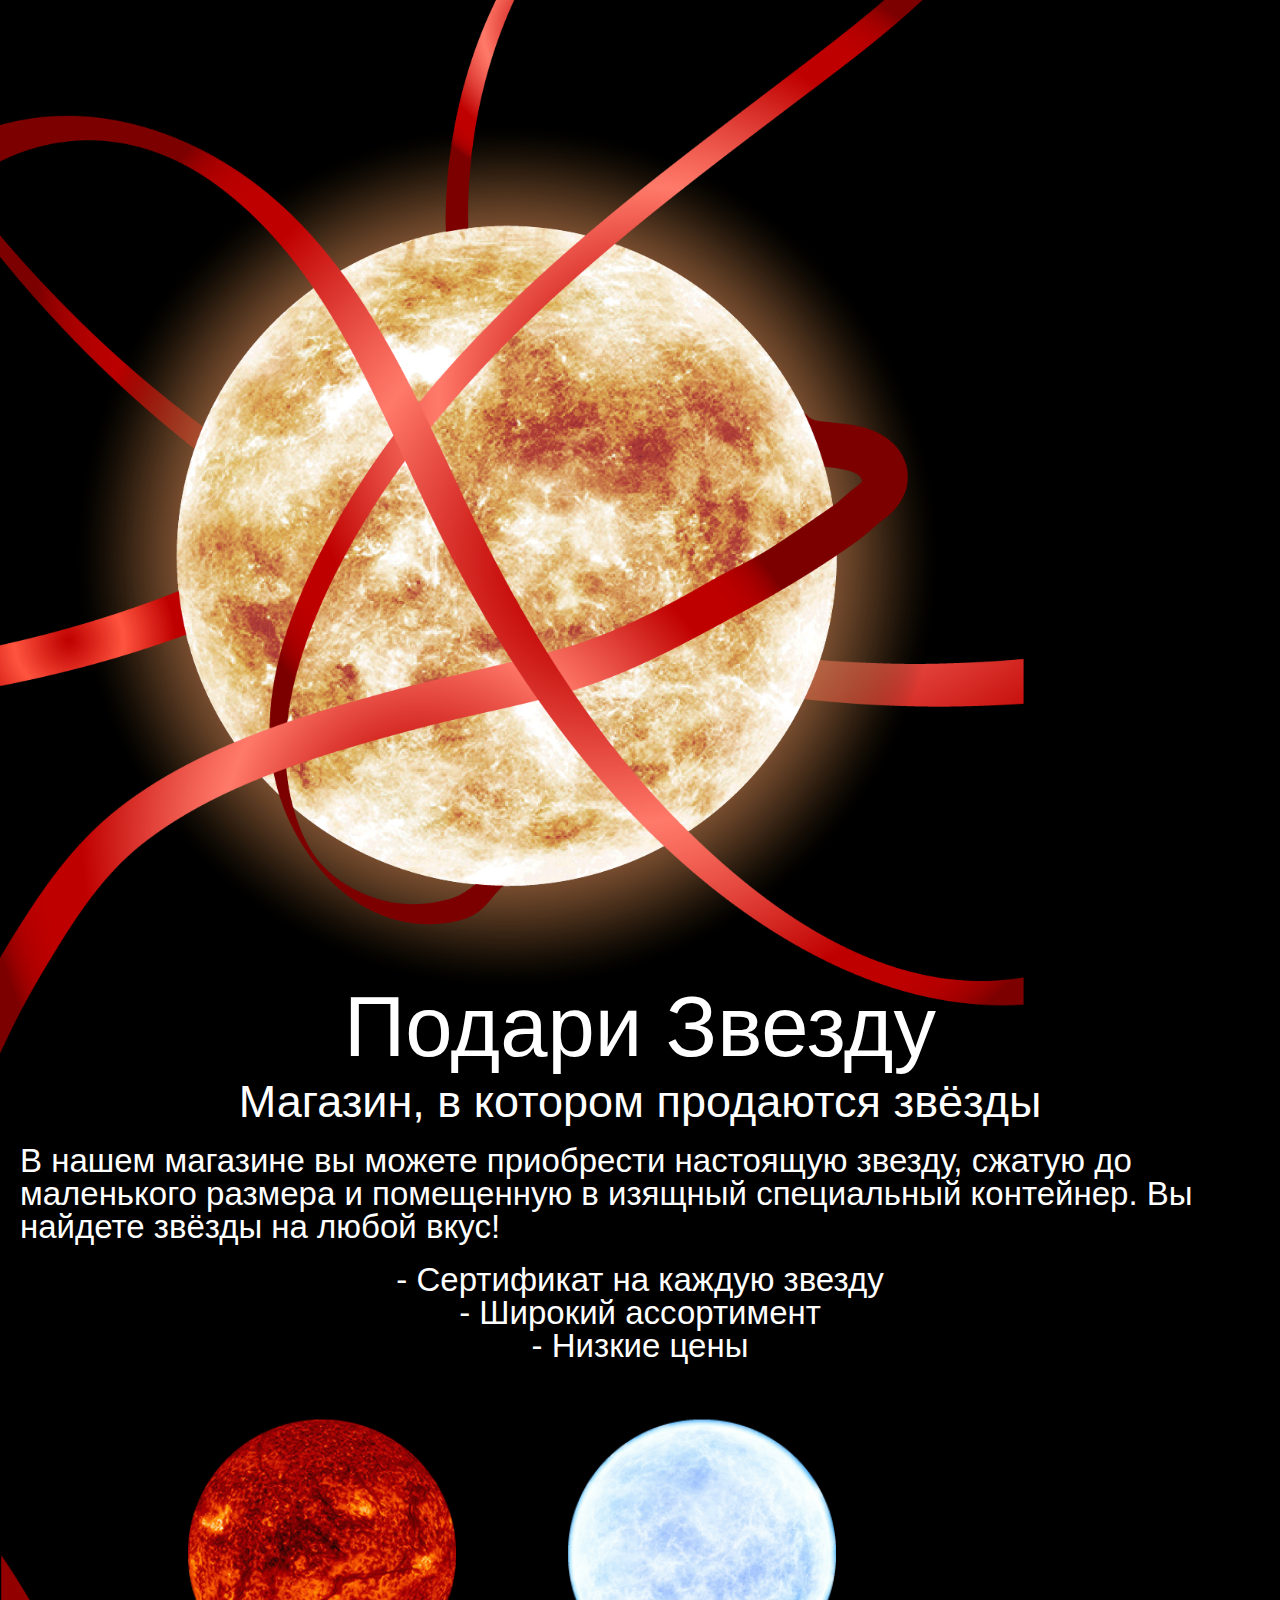
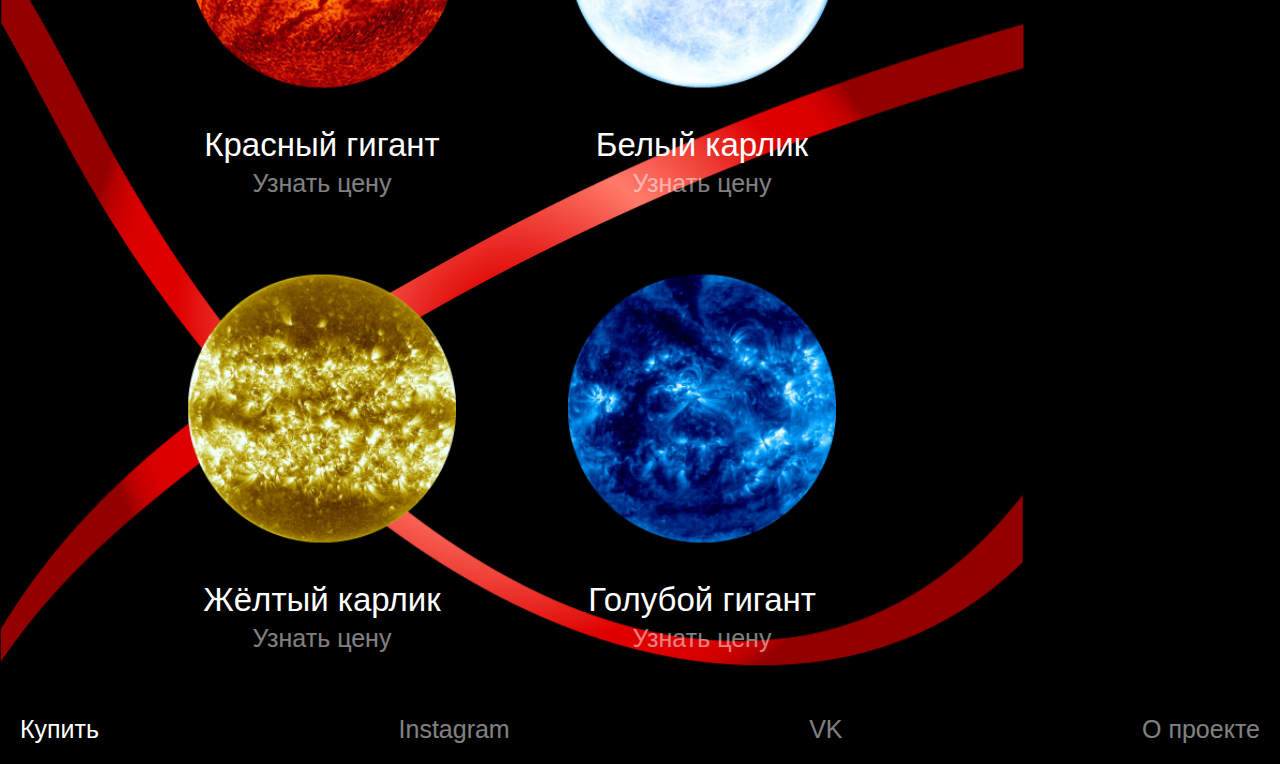
<file: 1024px/index.html>
<!DOCTYPE html>
<html lang="ru" dir="ltr">
<head>
  <meta charset="utf-8">
  <meta name="viewport" content="width=device-width">
  <title>Poster 320</title>
  <link rel="stylesheet" href="styles/style.css">
</head>
<body>
  <header>
  </header>
  <main>
    <div class="container">
      <img class="star" src="images/star.png" alt="star">
    </div>

    <section class="info">
      <h1>Подари Звезду</h1>
      <h2>Магазин, в котором продаются звёзды</h2>
      <div class="contain-info">
        <p>В нашем магазине вы можете приобрести настоящую звезду, сжатую до маленького размера и помещенную в изящный специальный контейнер. Вы найдете звёзды на любой вкус!</p>
        <ul>

          <li>Сертификат на каждую звезду</li>
          <li>Широкий ассортимент</li>
          <li>Низкие цены</li>
        </ul>
      </div>
    </section>
    <div class="goods">
      <div class="one">
        <img class="red" src="images/red.png" alt="red">
        <p>Красный гигант</p>
        <p class="hover">Узнать цену</p>
      </div>
      <div class="two">
        <img class="white" src="images/white.png" alt="white">
        <p>Белый карлик</p>
        <p class="hover">Узнать цену</p>
      </div>
      <div class="three">
        <img class="yellow" src="images/yellow.png" alt="yellow">
        <p>Жёлтый карлик</p>
        <p class="hover">Узнать цену</p>
      </div>
      <div class="four">
        <img class="blue" src="images/blue.png" alt="blue">
        <p>Голубой гигант</p>
        <p class="hover">Узнать цену</p>
      </div>
    </div>

    <img class="ground" src="images/ground.png" alt="ground">
  </main>
  <footer>
    <div class="menu">
      <ul>
        <li class="buy">Купить</li>
        <li class="hover"><a href="http://www.instagram.com">Instagram</a></li>
        <li class="hover"><a href="http://www.vk.com">VK</a></li>
        <li class="hover"><a href="">О проекте</a></li>
      </ul>
    </div>
  </footer>
</body>
</html>
</file>
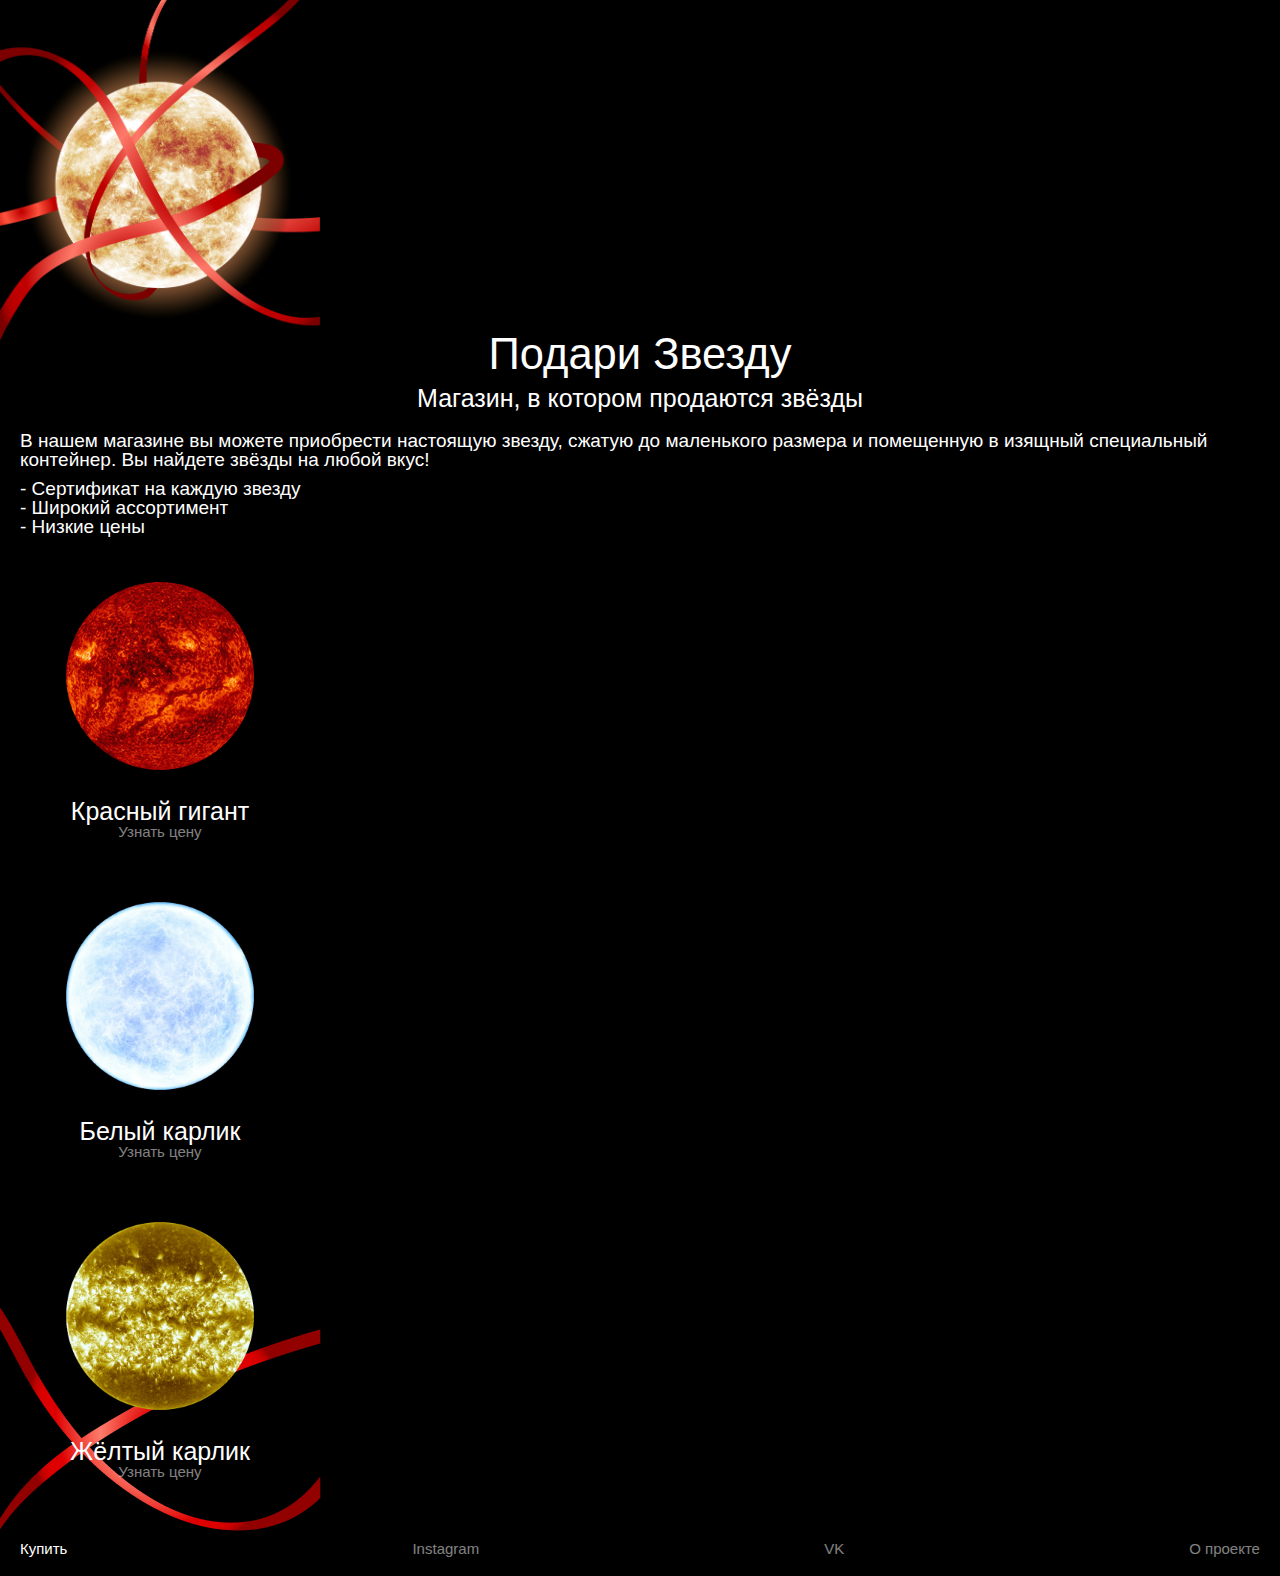
<file: 320px/index.html>
<!DOCTYPE html>
<html lang="ru" dir="ltr">
<head>
  <meta charset="utf-8">
  <meta name="viewport" content="width=device-width">
  <title>Poster 320</title>
  <link rel="stylesheet" href="styles/style.css">
</head>
<body>
  <header>
  </header>
  <main>
    <div class="container">
      <img class="star" src="images/star.png" alt="star">
    </div>

    <section class="info">
      <h1>Подари Звезду</h1>
      <h2>Магазин, в котором продаются звёзды</h2>
      <div class="contain-info">
        <p>В нашем магазине вы можете приобрести настоящую звезду, сжатую до маленького размера и помещенную в изящный специальный контейнер. Вы найдете звёзды на любой вкус!</p>
        <ul>

          <li>Сертификат на каждую звезду</li>
          <li>Широкий ассортимент</li>
          <li>Низкие цены</li>
        </ul>
      </div>
    </section>
    <div class="goods">
      <div class="one">
        <img class="red" src="images/red.png" alt="red">
        <p>Красный гигант</p>
        <p class="hover">Узнать цену</p>
      </div>
      <div class="two">
        <img class="white" src="images/white.png" alt="white">
        <p>Белый карлик</p>
        <p class="hover">Узнать цену</p>
      </div>
      <div class="three">
        <img class="yellow" src="images/yellow.png" alt="yellow">
        <p>Жёлтый карлик</p>
        <p class="hover">Узнать цену</p>
      </div>
    </div>

    <img class="ground" src="images/ground.png" alt="ground">
  </main>
  <footer>
    <div class="menu">
      <ul>
        <li class="buy">Купить</li>
        <li class="hover"><a href="http://www.instagram.com">Instagram</a></li>
        <li class="hover"><a href="http://www.vk.com">VK</a></li>
        <li class="hover"><a href="">О проекте</a></li>
      </ul>
    </div>
  </footer>
</body>
</html>
</file>
<file: 1024px/styles/style.css>
@import "reset.css";
@import "fonts.css";


* {
  -webkit-font-smoothing: antialiased;
  -moz-osx-font-smoothing: grayscale;
}
body {
  background-color: black;
}

a {
  color: white;
  text-decoration: none;
}

.hover {
  opacity: 0.5;
}

.hover:hover {
  opacity: 1;
}
.star {
  margin-top: -100px;
  width: 1024px;;
}

.info {
  margin-top: -135px;
  position: relative; z-index: 1;
  padding-left: 10px;
  padding-right: 10px;
}
.info h1 {
  font-size: 85px;
  text-align: center;

  font-family: Bubbleboddy Neue Regular, sans-serif;
  color: white;
}
.info h2 {
  font-size: 45px;
  text-align: center;
  padding-top: 10px;

  font-family: Bubbleboddy Neue Trial thin, sans-serif;
  color: white;
}
.contain-info {
  padding-top: 20px;
  padding-left: 10px;
  padding-right: 10px;

  font-family: Bubbleboddy Neue Trial thin, sans-serif;
  color: white;
}
.contain-info p {
  font-size: 33px;
}

.contain-info ul {
  padding-top: 20px;
  font-size: 33px;
  text-align: center;

 }
 .contain-info li {
   list-style-type: none;
}
.contain-info li::before {
  content: "- ";
}
.goods {
  margin-top: 20px;
  display: grid;
  grid-template-columns: 380px 380px;
  grid-template-rows: 455px 455px;
  padding-left: 132px;
}

.red {
  padding-left: 40px;
  width: 300px;
}

.white {
  padding-left: 40px;
  width: 300px;
}

.yellow {
  padding-left: 40px;
  width: 300px;
}

.blue {
  padding-left: 40px;
  width: 300px;
}

.one {
  position: relative; z-index: 2;
}

.two {
  position: relative; z-index: 3;
}

.three {
  position: relative; z-index: 4;
}

.four {
  position: relative; z-index: 5;
}

.goods p {
  font-family: Bubbleboddy Neue Trial thin, sans-serif;
  color: white;
  text-align: center;
  font-size: 33px;
}
.goods p.hover {
  padding-top: 10px;
  font-size: 25px;
}
 footer {
   padding-top: 25px;
   background-color: black;
   width: 100%;
   padding-bottom: 20px;

   font-family: Bubbleboddy Neue Regular, sans-serif;
   color: white;
   text-align: center;
 }
.lenta {
  width: 1024px;
  height: 15px;
}
.ground {
  width: 1024px;
  position: absolute;
  margin-top: -950px;
}

.container {
  width: 768px;
  background-color: black;
}

.buy {
display: block;
float: left;

font-family: Bubbleboddy Neue Regular, sans-serif;
color: white;
display: inline-block;
font-size: 25px;
}

.menu {
  background-color: black;
  width: 100%;
}

.menu ul {
  position: relative;
  font-size: 25px;
  font-family: Bubbleboddy Neue Trial thin, sans-serif;

  display: flex;
  justify-content: space-between;
  flex-direction: row;

  padding-left: 20px;
  padding-right: 20px;
}

@media (max-width: 1024px) {
  #sidebar {display: none;}
}
</file>
<file: 320px/styles/style.css>
@import "reset.css";
@import "fonts.css";


* {
  -webkit-font-smoothing: antialiased;
  -moz-osx-font-smoothing: grayscale;
}
body {
  background-color: black;
}

a {
  color: white;
  text-decoration: none;
}

.hover {
  opacity: 0.5;
}

.hover:hover {
  opacity: 1;
}
.star {
  margin-top: -20px;
  width: 320px;
}

.info {
  margin-top: -30px;
  position: relative; z-index: 1;
  padding-left: 10px;
  padding-right: 10px;
}
.info h1 {
  font-size: 43.5px;
  text-align: center;

  font-family: Bubbleboddy Neue Regular, sans-serif;
  color: white;
}
.info h2 {
  font-size: 25px;
  text-align: center;
  padding-top: 10px;

  font-family: Bubbleboddy Neue Trial thin, sans-serif;
  color: white;
}
.contain-info {
  padding-top: 20px;
  padding-left: 10px;
  padding-right: 10px;

  font-family: Bubbleboddy Neue Trial thin, sans-serif;
  color: white;
}
.contain-info p {
  font-size: 19px;
}

.contain-info ul {
  padding-top: 10px;
  font-size: 19px;
  text-align: left;

 }
 .contain-info li {
   list-style-type: none;
}
.contain-info li::before {
  content: "- ";
}
.goods {
  margin-top: 20px;
  display: grid;
  grid-template-columns: 210px;
  grid-template-rows: 320px 320px 320px;
  padding-left: 55px;
}
.red {
  width: 210px;
}
.white {
  width: 210px;
}
.yellow {
  width: 210px;
}
.three {
  position: relative; z-index: 2;
}

.goods p {
  font-family: Bubbleboddy Neue Trial thin, sans-serif;
  color: white;
  text-align: center;
  font-size: 25px;
}
.goods p.hover {
  font-size: 15px;
}
 footer {
   padding-top: 25px;
   background-color: black;
   width: 100%;
   padding-bottom: 20px;

   font-family: Bubbleboddy Neue Regular, sans-serif;
   color: white;
   text-align: center;
 }
.lenta {
  width: 320px;
  height: 15px;
}
.ground {
  position: absolute;
  margin-top: -300px;
}

.container {
  width: 320px;
  background-color: black;
}

.buy {
display: block;
float: left;

font-family: Bubbleboddy Neue Regular, sans-serif;
color: white;
display: inline-block;
font-size: 15px;
}

.menu {
  background-color: black;
  width: 100%;
}

.menu ul {
  position: relative;
  font-size: 15px;
  font-family: Bubbleboddy Neue Trial thin, sans-serif;

  display: flex;
  justify-content: space-between;
  flex-direction: row;

  padding-left: 20px;
  padding-right: 20px;
}


@media (max-width: 320px) {
  #sidebar {display: none;}
}
</file>
